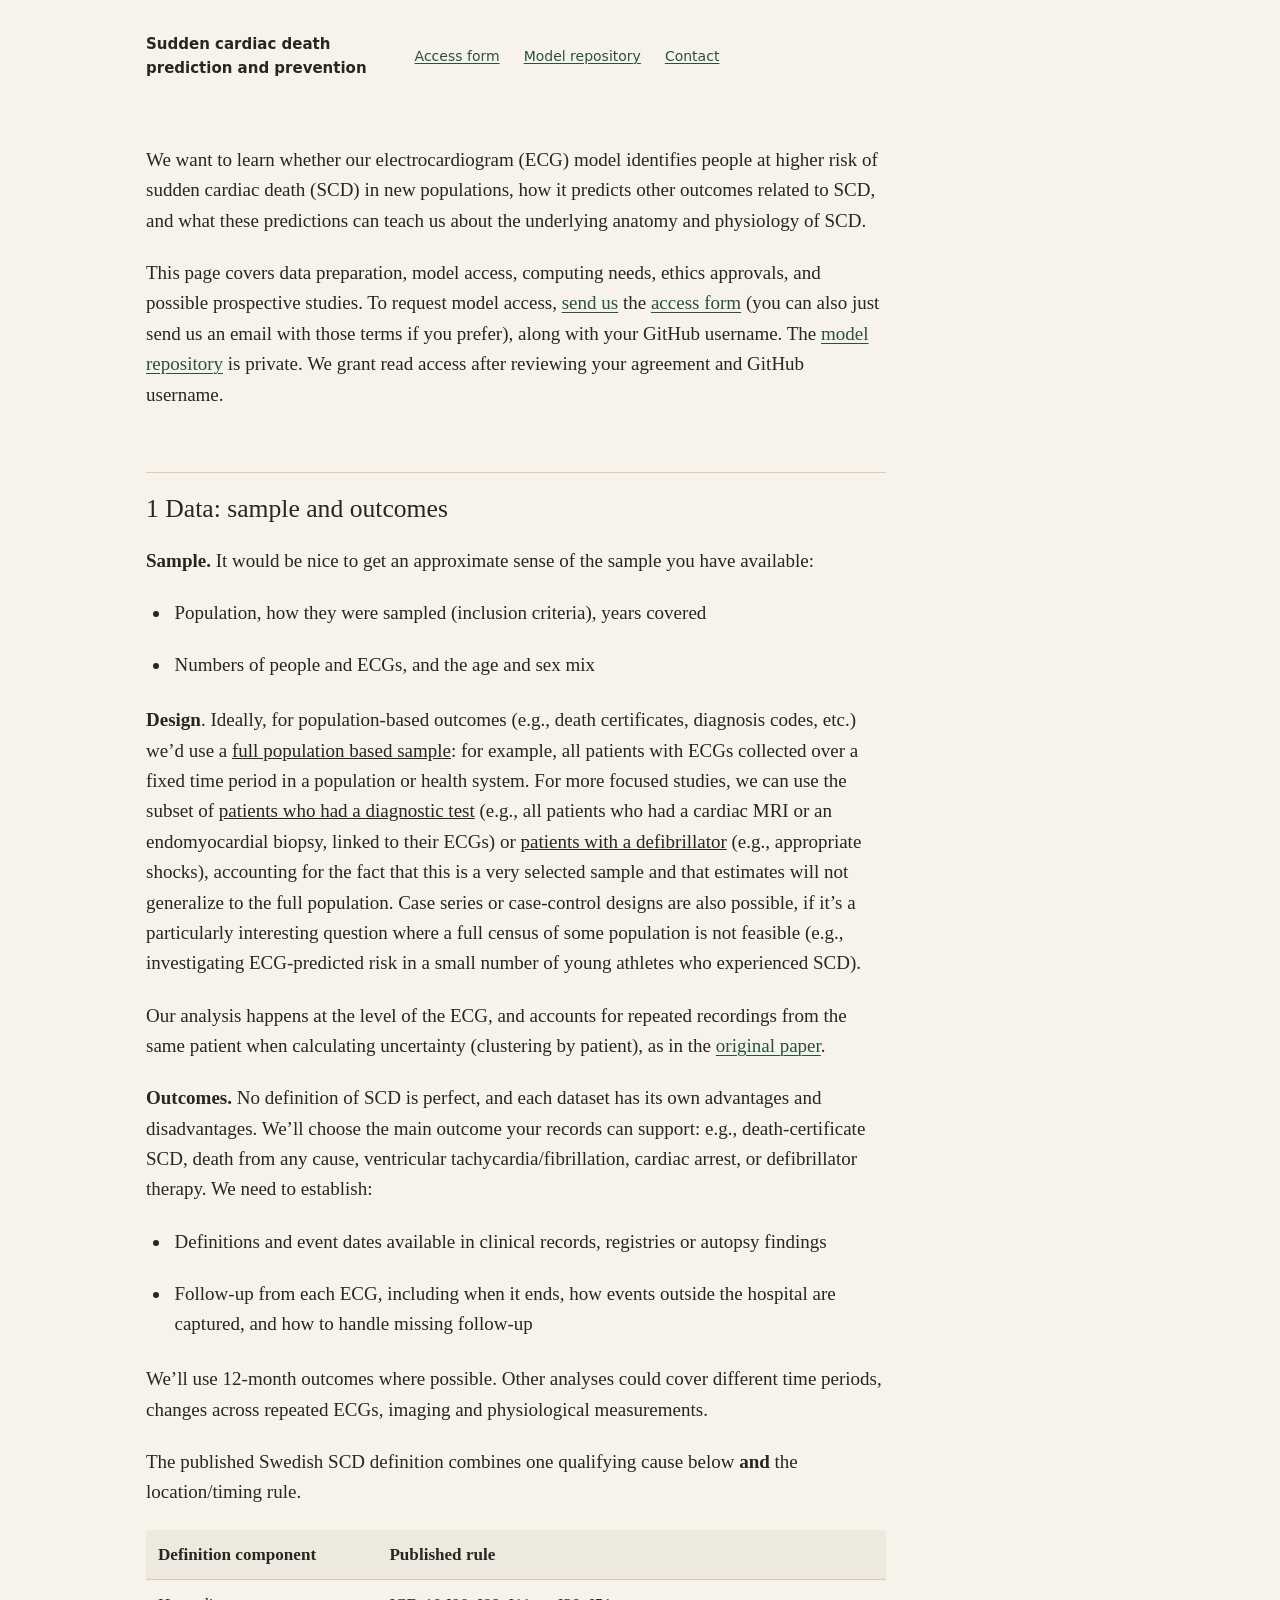
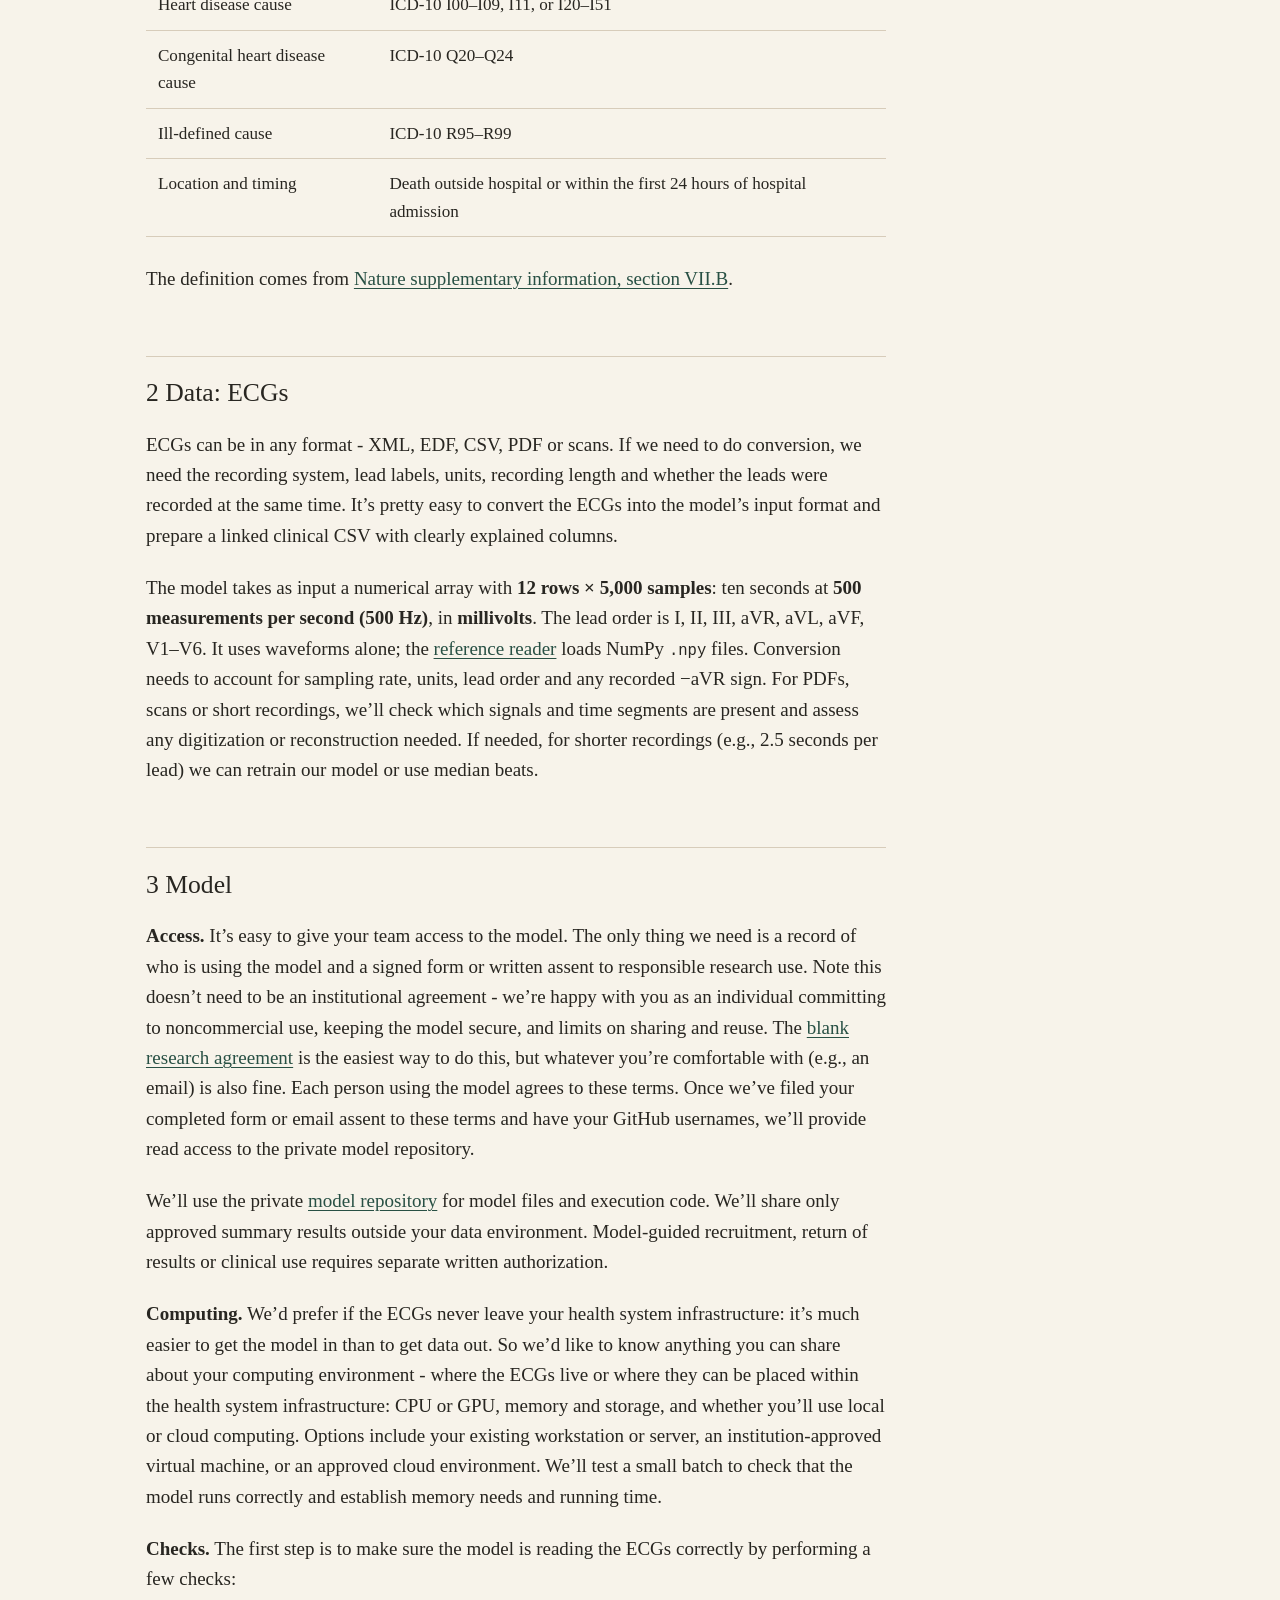
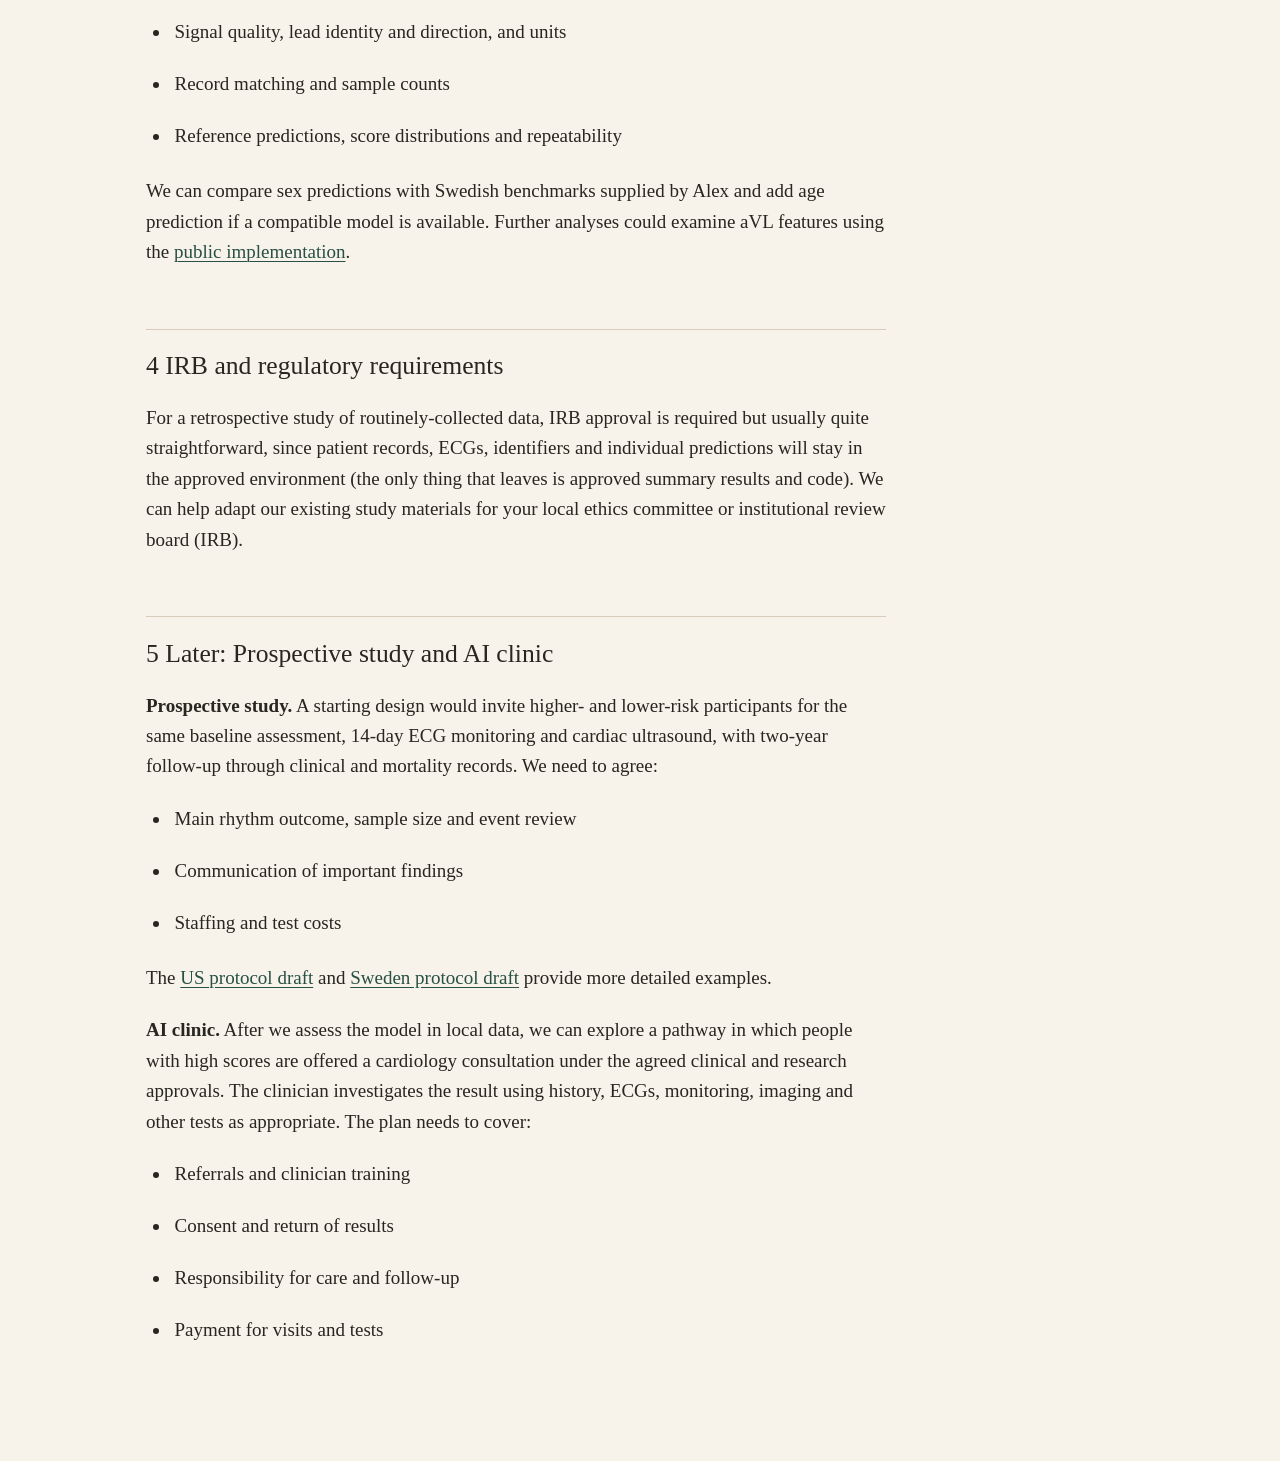
<file: index.html>
<!doctype html>
<html lang="en">
<head>
<meta charset="utf-8">
<meta name="viewport" content="width=device-width, initial-scale=1">
<title>Sudden cardiac death prediction and prevention</title>
<meta http-equiv="refresh" content="0; url=https://eccentric-health.github.io/re-ecg-scd/">
<link rel="canonical" href="https://eccentric-health.github.io/re-ecg-scd/">
</head>
<body><p><a href="https://eccentric-health.github.io/re-ecg-scd/">Sudden cardiac death prediction and prevention</a></p></body>
</html>
</file>
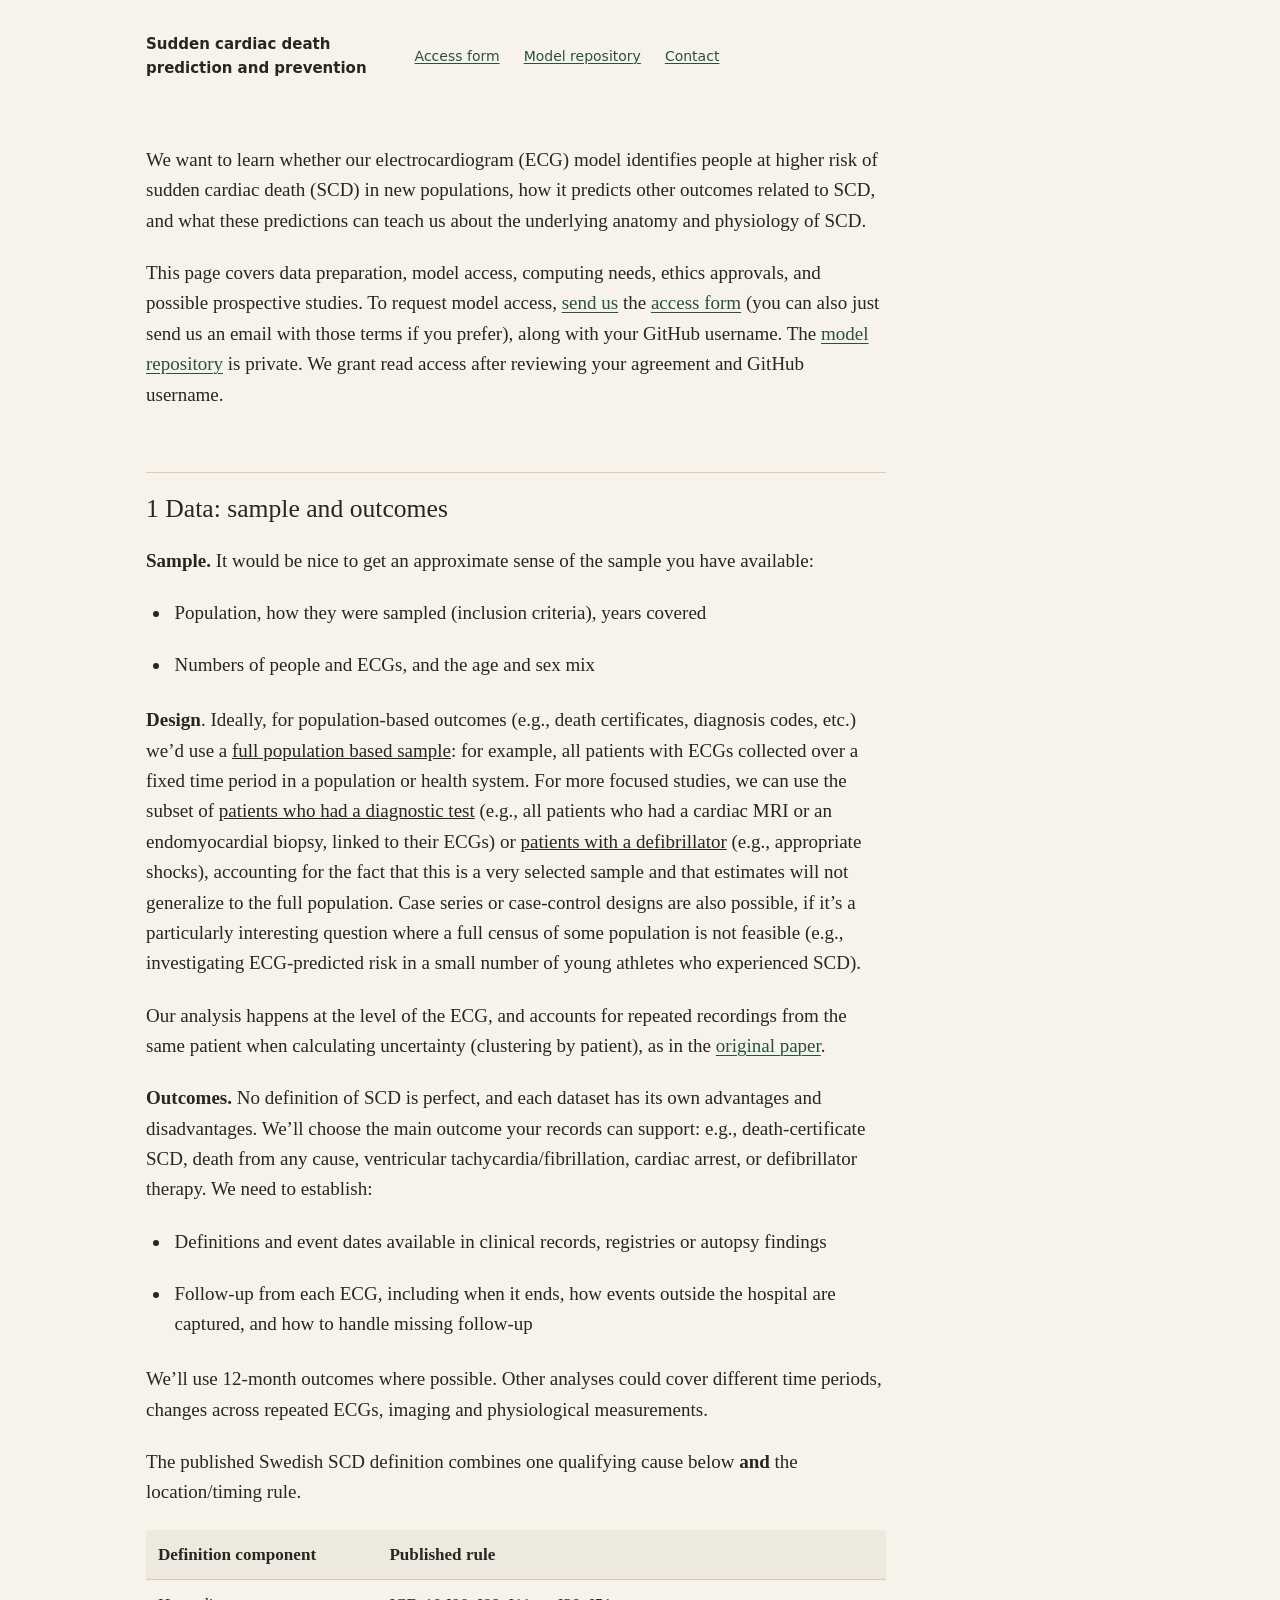
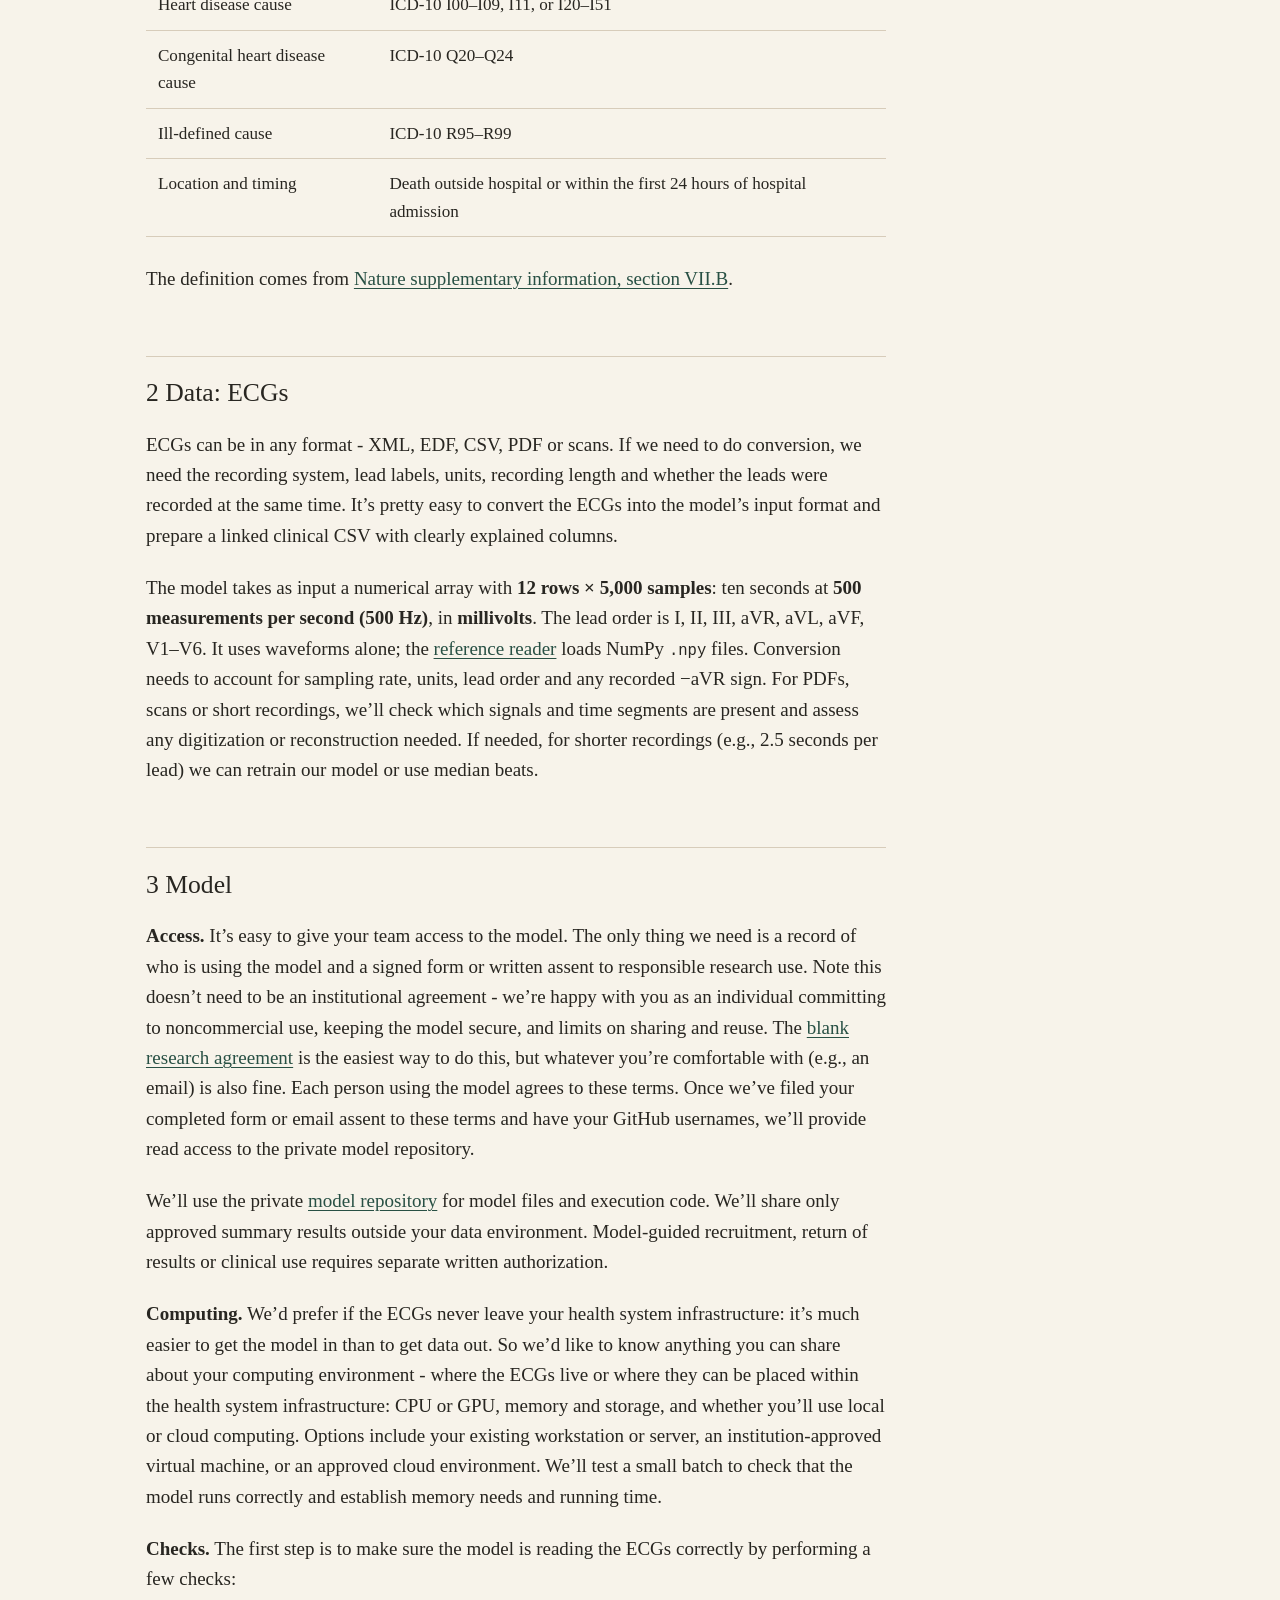
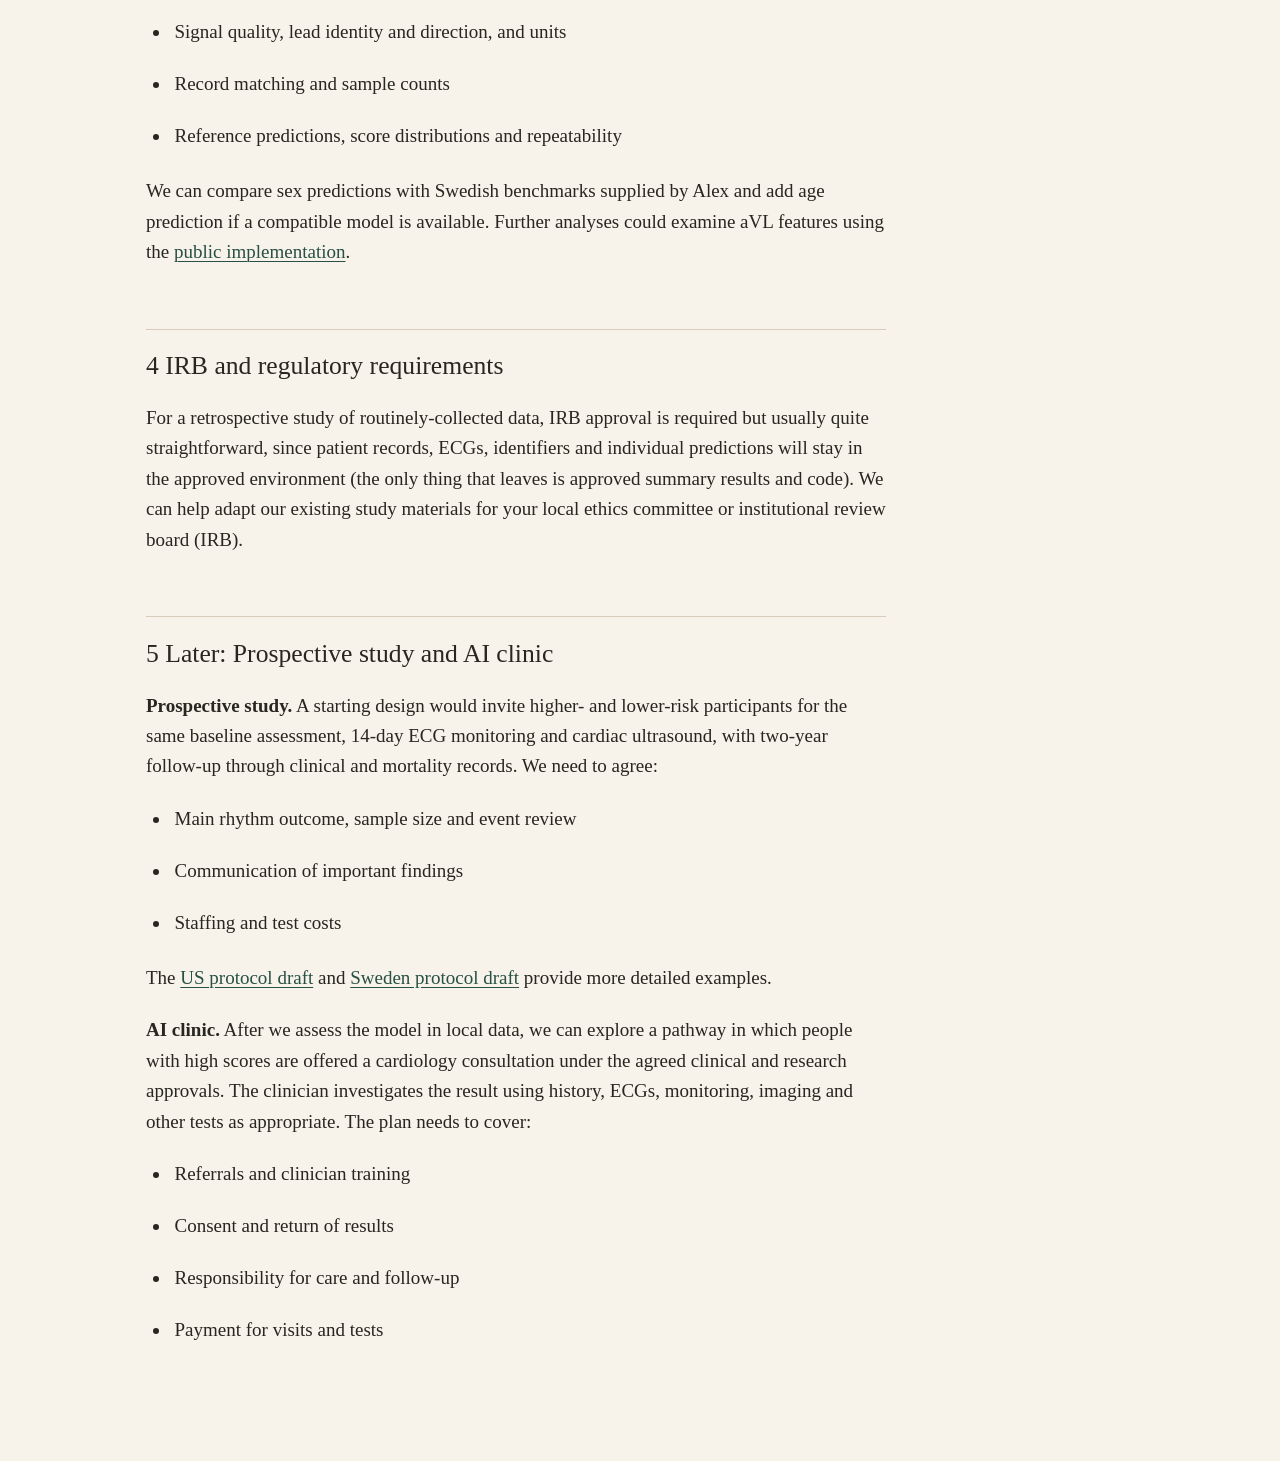
<file: re-ecg-scd/index.html>
<!doctype html>
<html lang="en">
<head>
<meta charset="utf-8">
<meta name="viewport" content="width=device-width, initial-scale=1">
<title>Sudden cardiac death prediction and prevention</title>
<meta name="description" content="Collaboration process, data requirements, and model access for sudden cardiac death research.">
<link rel="canonical" href="https://eccentric-health.github.io/re-ecg-scd/">
<link rel="stylesheet" href="styles.css">
</head>
<body>
<a class="skip" href="#protocol">Skip to protocol</a>
<div class="shell">
<header>
<a class="project" href="./">Sudden cardiac death <span>prediction and prevention</span></a>
<nav aria-label="Project links"><a href="files/SCD_Model_Research_Access_and_Use_Agreement_v1.6.docx">Access form</a><a href="https://github.com/eccentric-health/re-ecg-scd">Model repository</a><a href="mailto:ziad@eccentric.health?subject=SCD%20model%20access">Contact</a></nav>
</header>
<main id="protocol">
<p>We want to learn whether our electrocardiogram (ECG) model identifies people at higher risk of sudden cardiac death (SCD) in new populations, how it predicts other outcomes related to SCD, and what these predictions can teach us about the underlying anatomy and physiology of SCD.</p>
<p>This page covers data preparation, model access, computing needs, ethics approvals, and possible prospective studies. To request model access, <a href="mailto:ziad@eccentric.health?subject=SCD%20model%20access">send us</a> the <a href="files/SCD_Model_Research_Access_and_Use_Agreement_v1.6.docx">access form</a> (you can also just send us an email with those terms if you prefer), along with your GitHub username. The <a href="https://github.com/eccentric-health/re-ecg-scd">model repository</a> is private. We grant read access after reviewing your agreement and GitHub username.</p>
<h2>1 Data: sample and outcomes</h2>
<p><strong>Sample.</strong> It would be nice to get an approximate sense of the sample you have available:</p>
<ul>
<li><p>Population, how they were sampled (inclusion criteria), years covered</p>
</li>
<li><p>Numbers of people and ECGs, and the age and sex mix</p>
</li>
</ul>
<p><strong>Design</strong>. Ideally, for population-based outcomes (e.g., death certificates, diagnosis codes, etc.) we’d use a <u>full population based sample</u>: for example, all patients with ECGs collected over a fixed time period in a population or health system. For more focused studies, we can use the subset of <u>patients who had a diagnostic test</u> (e.g., all patients who had a cardiac MRI or an endomyocardial biopsy, linked to their ECGs) or <u>patients with a defibrillator</u> (e.g., appropriate shocks), accounting for the fact that this is a very selected sample and that estimates will not generalize to the full population. Case series or case-control designs are also possible, if it’s a particularly interesting question where a full census of some population is not feasible (e.g., investigating ECG-predicted risk in a small number of young athletes who experienced SCD). &#x20;</p>
<p>Our analysis happens at the level of the ECG, and accounts for repeated recordings from the same patient when calculating uncertainty (clustering by patient), as in the <a href="https://www.nature.com/articles/s41586-026-10674-6">original paper</a>.</p>
<p><strong>Outcomes.</strong> No definition of SCD is perfect, and each dataset has its own advantages and disadvantages. We’ll choose the main outcome your records can support: e.g., death-certificate SCD, death from any cause, ventricular tachycardia/fibrillation, cardiac arrest, or defibrillator therapy. We need to establish:</p>
<ul>
<li><p>Definitions and event dates available in clinical records, registries or autopsy findings</p>
</li>
<li><p>Follow-up from each ECG, including when it ends, how events outside the hospital are captured, and how to handle missing follow-up</p>
</li>
</ul>
<p>We’ll use 12-month outcomes where possible. Other analyses could cover different time periods, changes across repeated ECGs, imaging and physiological measurements.</p>
<p>The published Swedish SCD definition combines one qualifying cause below <strong>and</strong> the location/timing rule.</p>
<div class="table-scroll"><table>
<thead>
<tr>
<th>Definition component</th>
<th>Published rule</th>
</tr>
</thead>
<tbody><tr>
<td>Heart disease cause</td>
<td>ICD-10 I00–I09, I11, or I20–I51</td>
</tr>
<tr>
<td>Congenital heart disease cause</td>
<td>ICD-10 Q20–Q24</td>
</tr>
<tr>
<td>Ill-defined cause</td>
<td>ICD-10 R95–R99</td>
</tr>
<tr>
<td>Location and timing</td>
<td>Death outside hospital or within the first 24 hours of hospital admission</td>
</tr>
</tbody></table></div>
<p>The definition comes from <a href="https://media.springernature.com/original/springer-static/esm/art%3A10.1038%2Fs41586-026-10674-6/MediaObjects/41586_2026_10674_MOESM1_ESM.docx">Nature supplementary information, section VII.B</a>.&#x20;</p>
<h2>2 Data: ECGs</h2>
<p>ECGs can be in any format - XML, EDF, CSV, PDF or scans. If we need to do conversion, we need the recording system, lead labels, units, recording length and whether the leads were recorded at the same time. It’s pretty easy to convert the ECGs into the model’s input format and prepare a linked clinical CSV with clearly explained columns.</p>
<p>The model takes as input a numerical array with <strong>12 rows × 5,000 samples</strong>: ten seconds at <strong>500 measurements per second (500 Hz)</strong>, in <strong>millivolts</strong>. The lead order is I, II, III, aVR, aVL, aVF, V1–V6. It uses waveforms alone; the <a href="https://github.com/alexmschubert/ECG-SCD/blob/main/src/ekg_scd/datasets.py">reference reader</a> loads NumPy <code>.npy</code> files. Conversion needs to account for sampling rate, units, lead order and any recorded −aVR sign. For PDFs, scans or short recordings, we’ll check which signals and time segments are present and assess any digitization or reconstruction needed. If needed, for shorter recordings (e.g., 2.5 seconds per lead) we can retrain our model or use median beats.&#x20;</p>
<h2>3 Model</h2>
<p><strong>Access.</strong> It’s easy to give your team access to the model. The only thing we need is a record of who is using the model and a signed form or written assent to responsible research use. Note this doesn’t need to be an institutional agreement - we’re happy with you as an individual committing to noncommercial use, keeping the model secure, and limits on sharing and reuse. The <a href="files/SCD_Model_Research_Access_and_Use_Agreement_v1.6.docx">blank research agreement</a> is the easiest way to do this, but whatever you’re comfortable with (e.g., an email) is also fine. Each person using the model agrees to these terms. Once we’ve filed your completed form or email assent to these terms and have your GitHub usernames, we’ll provide read access to the private model repository.</p>
<p>We’ll use the private <a href="https://github.com/eccentric-health/re-ecg-scd">model repository</a> for model files and execution code. We’ll share only approved summary results outside your data environment. Model-guided recruitment, return of results or clinical use requires separate written authorization.</p>
<p><strong>Computing.</strong> We’d prefer if the ECGs never leave your health system infrastructure: it’s much easier to get the model in than to get data out. So we’d like to know anything you can share about your computing environment - where the ECGs live or where they can be placed within the health system infrastructure: CPU or GPU, memory and storage, and whether you’ll use local or cloud computing. Options include your existing workstation or server, an institution-approved virtual machine, or an approved cloud environment. We’ll test a small batch to check that the model runs correctly and establish memory needs and running time.</p>
<p><strong>Checks.</strong> The first step is to make sure the model is reading the ECGs correctly by performing a few checks:</p>
<ul>
<li><p>Signal quality, lead identity and direction, and units</p>
</li>
<li><p>Record matching and sample counts</p>
</li>
<li><p>Reference predictions, score distributions and repeatability</p>
</li>
</ul>
<p>We can compare sex predictions with Swedish benchmarks supplied by Alex and add age prediction if a compatible model is available. Further analyses could examine aVL features using the <a href="https://github.com/alexmschubert/ECG-SCD">public implementation</a>.</p>
<h2>4 IRB and regulatory requirements</h2>
<p>For a retrospective study of routinely-collected data, IRB approval is required but usually quite straightforward, since patient records, ECGs, identifiers and individual predictions will stay in the approved environment (the only thing that leaves is approved summary results and code). We can help adapt our existing study materials for your local ethics committee or institutional review board (IRB).&#x20;</p>
<h2>5 Later: Prospective study and AI clinic</h2>
<p><strong>Prospective study.</strong> A starting design would invite higher- and lower-risk participants for the same baseline assessment, 14-day ECG monitoring and cardiac ultrasound, with two-year follow-up through clinical and mortality records. We need to agree:</p>
<ul>
<li><p>Main rhythm outcome, sample size and event review</p>
</li>
<li><p>Communication of important findings</p>
</li>
<li><p>Staffing and test costs</p>
</li>
</ul>
<p>The <a href="https://docs.google.com/document/d/1ZXXfyvIsWazKcvVFrwcbi3JxXN-NvpyChcIMkyNJTAM/edit?usp=drivesdk">US protocol draft</a> and <a href="https://docs.google.com/document/d/1M_iwCxzAgqjB4-tpM0ZNYvhIjKniBFiUUQ4a5cKRgu8/edit?usp=drivesdk">Sweden protocol draft</a> provide more detailed examples.</p>
<p><strong>AI clinic.</strong> After we assess the model in local data, we can explore a pathway in which people with high scores are offered a cardiology consultation under the agreed clinical and research approvals. The clinician investigates the result using history, ECGs, monitoring, imaging and other tests as appropriate. The plan needs to cover:</p>
<ul>
<li><p>Referrals and clinician training</p>
</li>
<li><p>Consent and return of results</p>
</li>
<li><p>Responsibility for care and follow-up</p>
</li>
<li><p>Payment for visits and tests</p>
</li>
</ul>

</main>
</div>
</body>
</html>
</file>
<file: re-ecg-scd/styles.css>
:root { color-scheme: light; --paper: #f7f3ea; --ink: #282621; --accent: #285044; --rule: #d7ccba; }
* { box-sizing: border-box; }
html { background: var(--paper); color: var(--ink); font: 19px/1.6 Georgia, serif; }
body { margin: 0; }
.shell { max-width: 1060px; margin: auto; padding: 32px 36px 90px; }
header { display: flex; align-items: center; gap: 48px; max-width: 740px; margin-bottom: 65px; font-family: system-ui, sans-serif; font-size: 14px; }
.project { color: var(--ink); text-decoration: none; font-size: 15px; font-weight: 600; }
.project span { display: block; }
nav { display: flex; gap: 24px; flex-wrap: wrap; }
main { max-width: 740px; }
a { color: var(--accent); text-underline-offset: .17em; text-decoration-thickness: 1px; overflow-wrap: anywhere; }
a:hover { color: #7d5134; }
a:focus-visible { outline: 2px solid var(--accent); outline-offset: 5px; }
p { margin: 0 0 1.15em; }
h2 { margin: 2.4em 0 .8em; padding-top: .8em; border-top: 1px solid var(--rule); font: 500 1.35em/1.25 Georgia, serif; }
ul { padding-left: 1.3em; margin: 0 0 1.3em; }
li { padding-left: .2em; margin-bottom: .35em; }
code { font: .82em/1.5 ui-monospace, monospace; overflow-wrap: anywhere; }
.table-scroll { overflow-x: auto; margin-bottom: 1.4em; }
table { border-collapse: collapse; width: 100%; font-size: .9em; }
th, td { padding: .65em .7em; border-bottom: 1px solid var(--rule); text-align: left; vertical-align: top; }
th { background: #eee9df; font-weight: 600; }
.skip { position: absolute; left: -10000px; }
.skip:focus { left: 20px; top: 10px; background: var(--paper); padding: 8px; }
@media (max-width: 650px) { html { font-size: 18px; } .shell { padding: 22px 22px 55px; } header { display: block; margin-bottom: 40px; } nav { margin-top: 18px; gap: 12px 22px; } h2 { font-size: 1.2em; } th, td { padding: .55em .45em; } }
</file>
